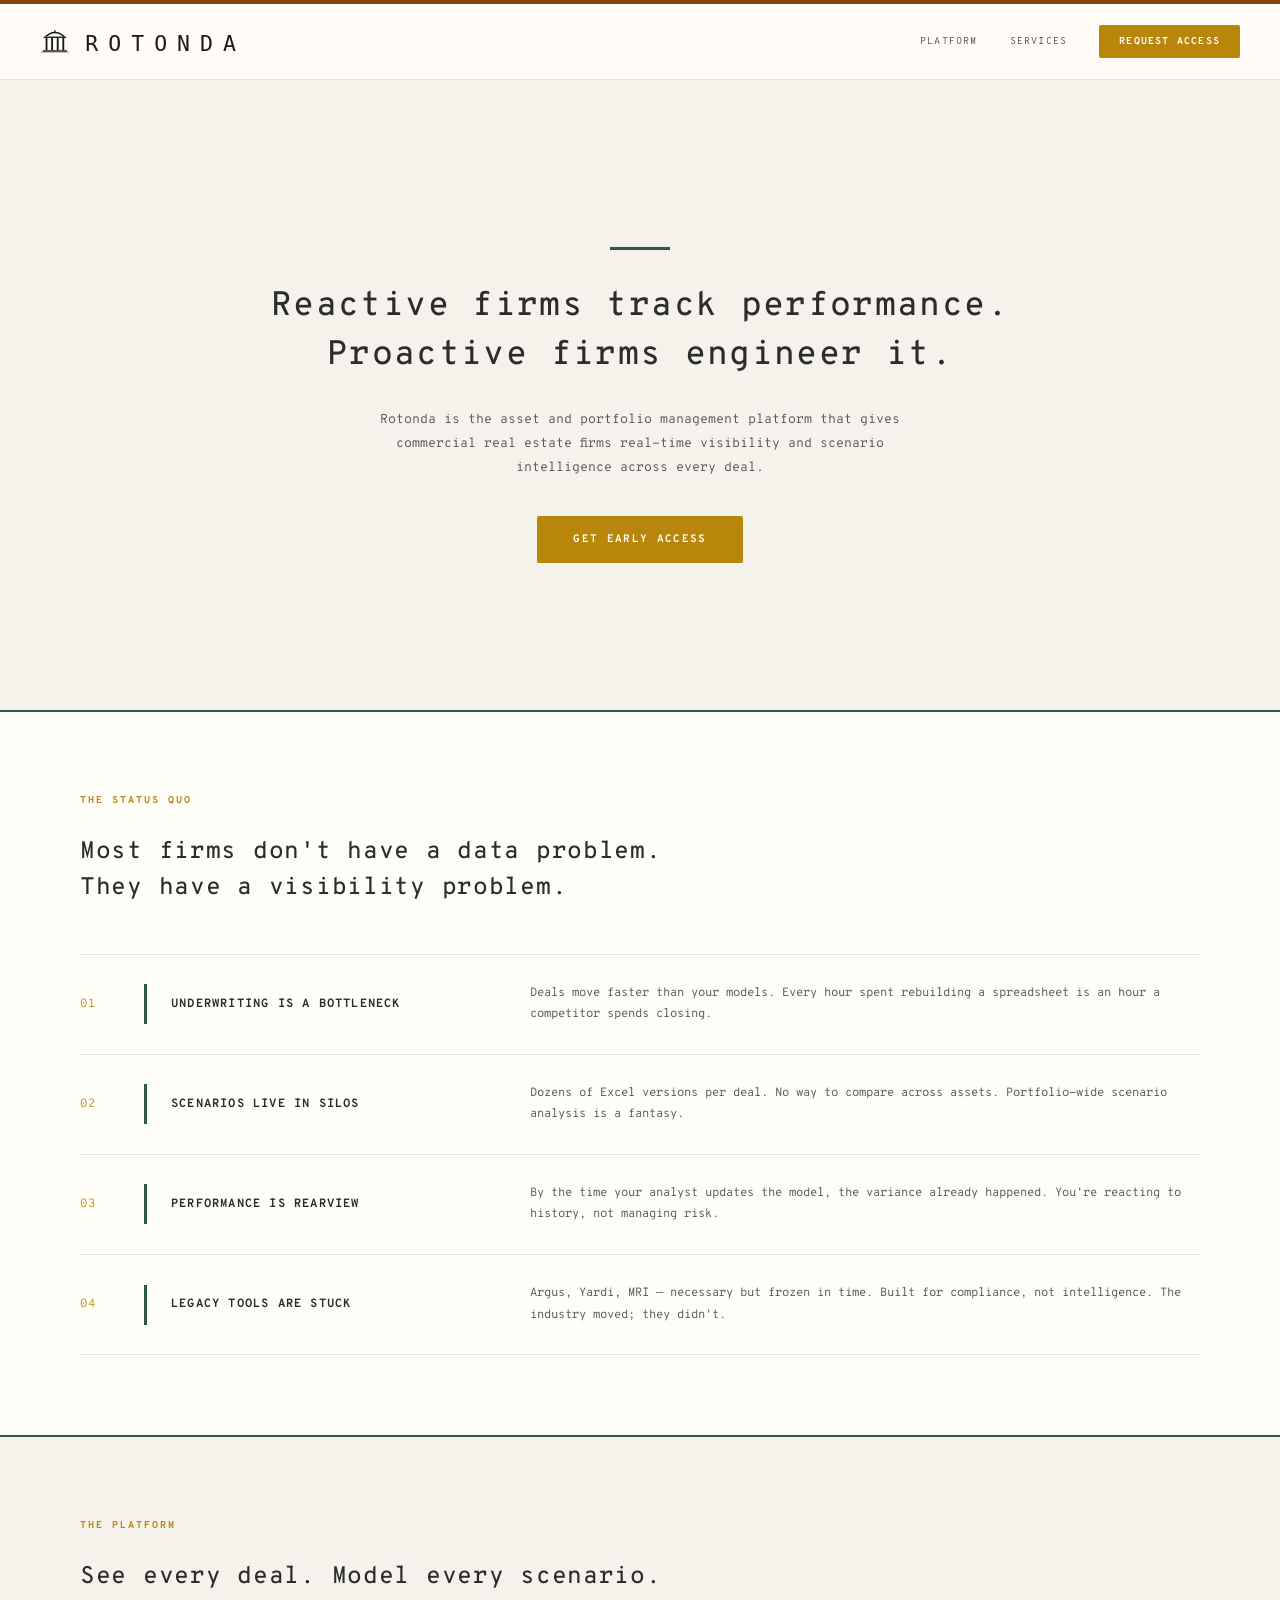
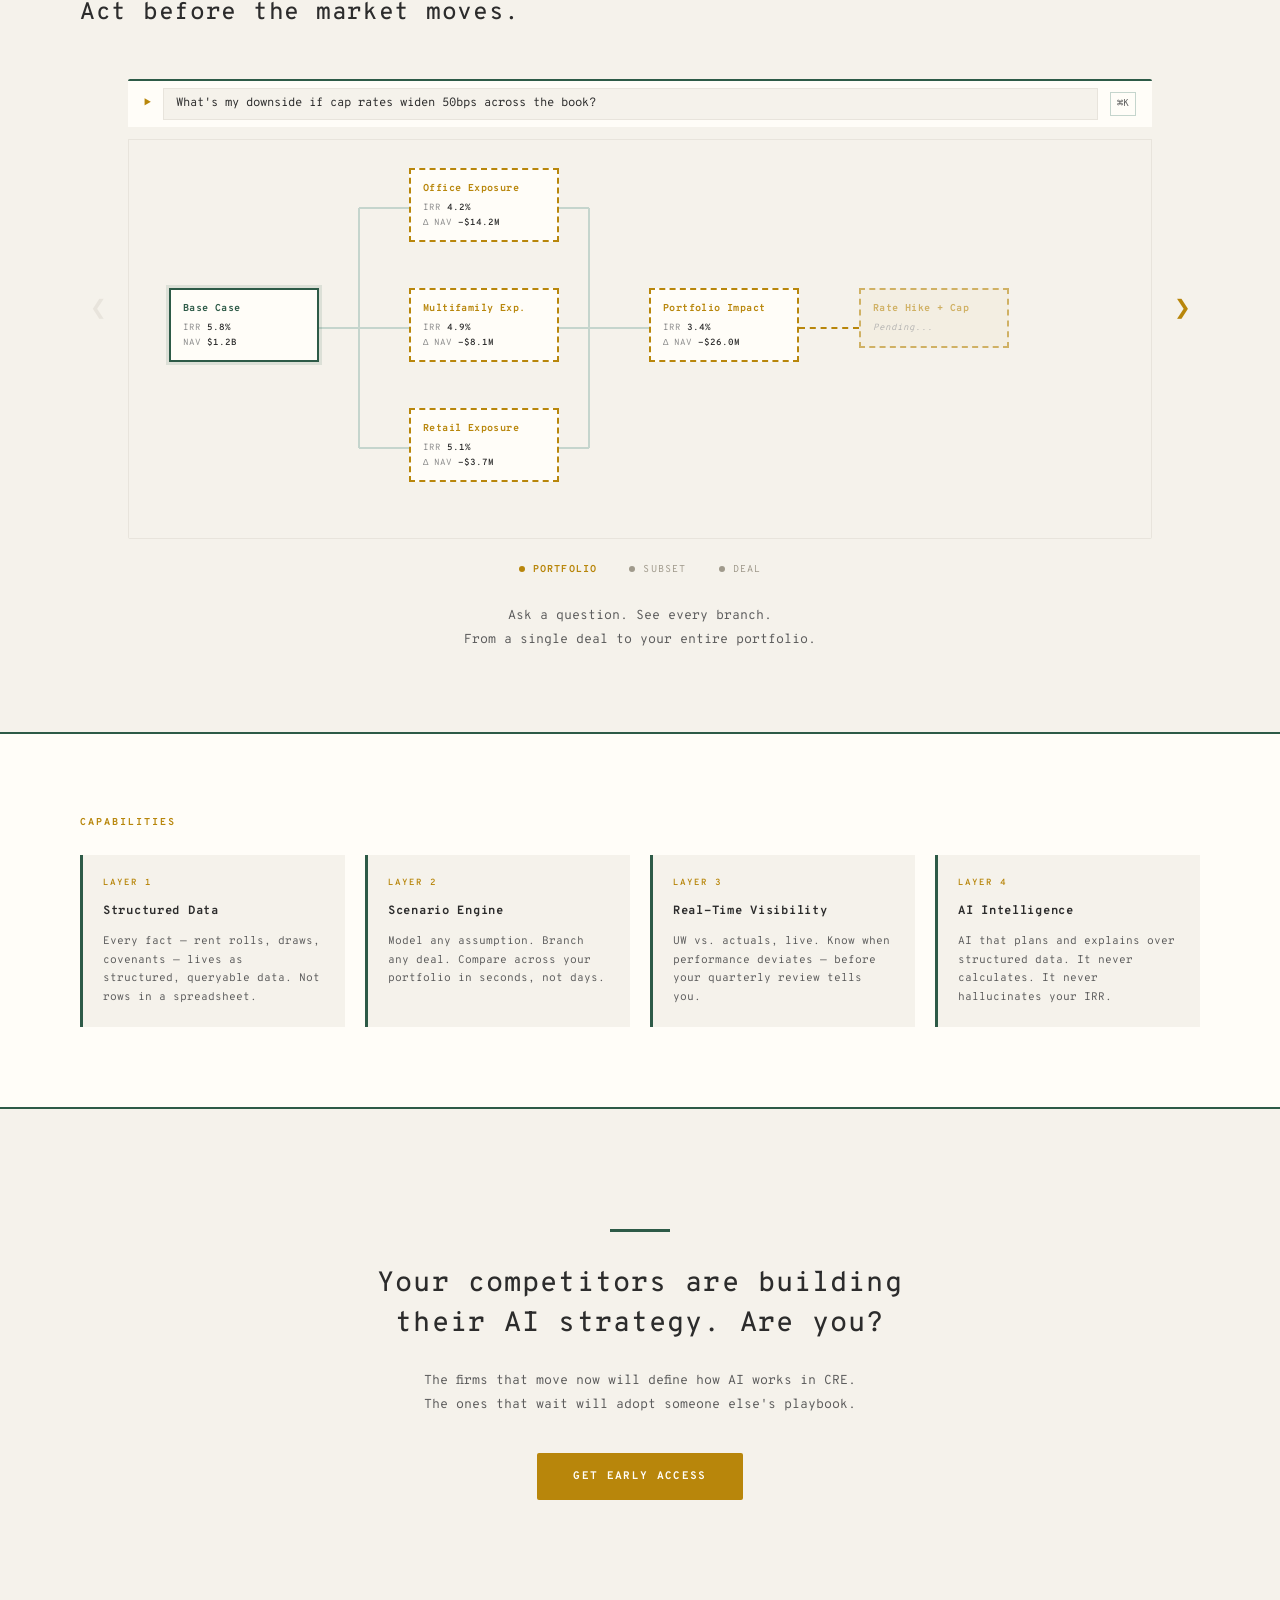
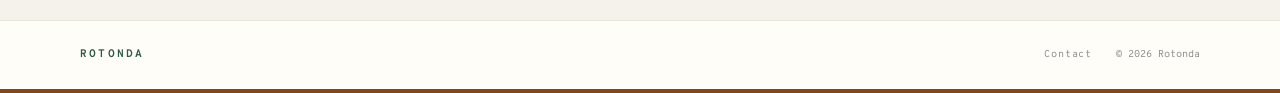
<file: index.html>
<!DOCTYPE html>
<html lang="en">
<head>
  <meta charset="UTF-8">
  <meta name="viewport" content="width=device-width, initial-scale=1.0">
  <title>Rotonda — AI-Native Asset & Portfolio Management for CRE</title>
  <link rel="icon" type="image/svg+xml" href="/favicon.svg">
  <link href="https://fonts.googleapis.com/css2?family=Overpass+Mono:wght@300;400;500;600;700&display=swap" rel="stylesheet">
  <link rel="stylesheet" href="style.css">
</head>
<body>

  <div class="binding-edge-top"></div>

  <nav class="nav">
    <a href="/" class="nav-logo">
      <img src="/img/logo.svg" alt="Rotonda">
    </a>
    <button class="nav-toggle" aria-label="Menu" onclick="document.querySelector('.nav-links').classList.toggle('open')">
      <span></span><span></span>
    </button>
    <div class="nav-links">
      <a href="/platform">Platform</a>
      <a href="/services">Services</a>
      <a href="/contact" class="nav-cta">Request Access</a>
    </div>
  </nav>

  <!-- HERO -->
  <section class="hero-home">
    <div class="hero-home-inner">
      <div class="hero-rule"></div>
      <h1>Reactive firms track performance.<br>Proactive firms engineer it.</h1>
      <p class="hero-home-sub">
        Rotonda is the asset and portfolio management platform
        that gives commercial real estate firms real-time visibility
        and scenario intelligence across every deal.
      </p>
      <a href="/contact" class="btn-primary">Get Early Access</a>
    </div>
  </section>

  <div class="divider-green"></div>

  <!-- PROBLEM -->
  <section class="section-problem">
    <div class="section-inner">
      <span class="section-label">The Status Quo</span>
      <h2 class="section-heading">Most firms don't have a data problem.<br>They have a visibility problem.</h2>

      <div class="problem-list">
        <div class="problem-row">
          <span class="problem-num">01</span>
          <div class="problem-accent"></div>
          <div class="problem-title">Underwriting is a bottleneck</div>
          <div class="problem-desc">Deals move faster than your models. Every hour spent rebuilding a spreadsheet is an hour a competitor spends closing.</div>
        </div>
        <div class="problem-row">
          <span class="problem-num">02</span>
          <div class="problem-accent"></div>
          <div class="problem-title">Scenarios live in silos</div>
          <div class="problem-desc">Dozens of Excel versions per deal. No way to compare across assets. Portfolio-wide scenario analysis is a fantasy.</div>
        </div>
        <div class="problem-row">
          <span class="problem-num">03</span>
          <div class="problem-accent"></div>
          <div class="problem-title">Performance is rearview</div>
          <div class="problem-desc">By the time your analyst updates the model, the variance already happened. You're reacting to history, not managing risk.</div>
        </div>
        <div class="problem-row">
          <span class="problem-num">04</span>
          <div class="problem-accent"></div>
          <div class="problem-title">Legacy tools are stuck</div>
          <div class="problem-desc">Argus, Yardi, MRI — necessary but frozen in time. Built for compliance, not intelligence. The industry moved; they didn't.</div>
        </div>
      </div>
    </div>
  </section>

  <div class="divider-green"></div>

  <!-- SCENARIO CAROUSEL -->
  <section class="section-scenarios">
    <div class="section-inner">
      <span class="section-label">The Platform</span>
      <h2 class="section-heading">See every deal. Model every scenario.<br>Act before the market moves.</h2>

      <div class="carousel">
        <button class="carousel-arrow carousel-prev" aria-label="Previous" disabled>&#10094;</button>
        <div class="carousel-viewport">
          <div class="carousel-track">

            <!-- SLIDE 1: PORTFOLIO -->
            <div class="carousel-slide" data-label="Portfolio">
              <div class="terminal-bar">
                <span class="terminal-chevron">▶</span>
                <div class="terminal-input">What's my downside if cap rates widen 50bps across the book?</div>
                <span class="terminal-shortcut">⌘K</span>
              </div>
              <div class="scenario-canvas">
                <!-- Connectors: Base → left trunk -->
                <div class="connector-h" style="left:190px;top:187px;width:40px;"></div>
                <!-- Vertical left trunk -->
                <div class="connector-v" style="left:229px;top:68px;height:240px;"></div>
                <!-- Left trunk → branches -->
                <div class="connector-h" style="left:230px;top:67px;width:50px;"></div>
                <div class="connector-h" style="left:230px;top:187px;width:50px;"></div>
                <div class="connector-h" style="left:230px;top:307px;width:50px;"></div>
                <!-- Branches → right trunk -->
                <div class="connector-h" style="left:430px;top:67px;width:30px;"></div>
                <div class="connector-h" style="left:430px;top:187px;width:30px;"></div>
                <div class="connector-h" style="left:430px;top:307px;width:30px;"></div>
                <!-- Vertical right trunk -->
                <div class="connector-v" style="left:459px;top:68px;height:240px;"></div>
                <!-- Right trunk → rollup -->
                <div class="connector-h" style="left:460px;top:187px;width:60px;"></div>
                <!-- Rollup → ghost (dashed) -->
                <div class="connector-h connector-dashed" style="left:670px;top:187px;width:60px;"></div>

                <div class="scenario-node node-base" style="left:40px;top:148px;">
                  <div class="node-title">Base Case</div>
                  <div class="node-metric"><span>IRR</span> <strong>5.8%</strong></div>
                  <div class="node-metric"><span>NAV</span> <strong>$1.2B</strong></div>
                </div>
                <div class="scenario-node node-sensitivity" style="left:280px;top:28px;">
                  <div class="node-title">Office Exposure</div>
                  <div class="node-metric"><span>IRR</span> <strong>4.2%</strong></div>
                  <div class="node-metric"><span>Δ NAV</span> <strong>-$14.2M</strong></div>
                </div>
                <div class="scenario-node node-sensitivity" style="left:280px;top:148px;">
                  <div class="node-title">Multifamily Exp.</div>
                  <div class="node-metric"><span>IRR</span> <strong>4.9%</strong></div>
                  <div class="node-metric"><span>Δ NAV</span> <strong>-$8.1M</strong></div>
                </div>
                <div class="scenario-node node-sensitivity" style="left:280px;top:268px;">
                  <div class="node-title">Retail Exposure</div>
                  <div class="node-metric"><span>IRR</span> <strong>5.1%</strong></div>
                  <div class="node-metric"><span>Δ NAV</span> <strong>-$3.7M</strong></div>
                </div>
                <div class="scenario-node node-sensitivity" style="left:520px;top:148px;">
                  <div class="node-title">Portfolio Impact</div>
                  <div class="node-metric"><span>IRR</span> <strong>3.4%</strong></div>
                  <div class="node-metric"><span>Δ NAV</span> <strong>-$26.0M</strong></div>
                </div>
                <div class="scenario-node node-ghost" style="left:730px;top:148px;">
                  <div class="node-title">Rate Hike + Cap</div>
                  <div class="node-metric"><em>Pending...</em></div>
                </div>
              </div>
            </div>

            <!-- SLIDE 2: SUBSET -->
            <div class="carousel-slide" data-label="Subset">
              <div class="terminal-bar">
                <span class="terminal-chevron">▶</span>
                <div class="terminal-input">How exposed am I in the Southeast if rates hold at 5.5%?</div>
                <span class="terminal-shortcut">⌘K</span>
              </div>
              <div class="scenario-canvas">
                <!-- Connectors: Base → left trunk -->
                <div class="connector-h" style="left:190px;top:187px;width:40px;"></div>
                <!-- Vertical left trunk -->
                <div class="connector-v" style="left:229px;top:68px;height:240px;"></div>
                <!-- Left trunk → asset branches -->
                <div class="connector-h" style="left:230px;top:67px;width:50px;"></div>
                <div class="connector-h" style="left:230px;top:187px;width:50px;"></div>
                <div class="connector-h" style="left:230px;top:307px;width:50px;"></div>
                <!-- Assets → rate impact nodes -->
                <div class="connector-h" style="left:430px;top:67px;width:90px;"></div>
                <div class="connector-h" style="left:430px;top:187px;width:90px;"></div>
                <div class="connector-h" style="left:430px;top:307px;width:90px;"></div>

                <div class="scenario-node node-base" style="left:40px;top:148px;">
                  <div class="node-title">SE Multifamily</div>
                  <div class="node-metric"><span>Assets</span> <strong>4</strong></div>
                  <div class="node-metric"><span>AUM</span> <strong>$380M</strong></div>
                </div>
                <div class="scenario-node node-sensitivity" style="left:280px;top:28px;">
                  <div class="node-title">Arden Place</div>
                  <div class="node-metric"><span>IRR</span> <strong>4.8%</strong></div>
                  <div class="node-metric"><span>Nashville</span> <strong>220 units</strong></div>
                </div>
                <div class="scenario-node node-sensitivity" style="left:280px;top:148px;">
                  <div class="node-title">Magnolia Gardens</div>
                  <div class="node-metric"><span>IRR</span> <strong>5.1%</strong></div>
                  <div class="node-metric"><span>Atlanta</span> <strong>180 units</strong></div>
                </div>
                <div class="scenario-node node-sensitivity" style="left:280px;top:268px;">
                  <div class="node-title">Cypress Landing</div>
                  <div class="node-metric"><span>IRR</span> <strong>3.9%</strong></div>
                  <div class="node-metric"><span>Charlotte</span> <strong>310 units</strong></div>
                </div>
                <div class="scenario-node node-sensitivity" style="left:520px;top:28px;">
                  <div class="node-title">Rate Impact</div>
                  <div class="node-metric"><span>Δ IRR</span> <strong>-0.6%</strong></div>
                  <div class="node-metric"><span>Δ DS</span> <strong>+$180K/yr</strong></div>
                </div>
                <div class="scenario-node node-sensitivity" style="left:520px;top:148px;">
                  <div class="node-title">Rate Impact</div>
                  <div class="node-metric"><span>Δ IRR</span> <strong>-0.4%</strong></div>
                  <div class="node-metric"><span>Δ DS</span> <strong>+$120K/yr</strong></div>
                </div>
                <div class="scenario-node node-sensitivity" style="left:520px;top:268px;">
                  <div class="node-title">Rate Impact</div>
                  <div class="node-metric"><span>Δ IRR</span> <strong>-0.9%</strong></div>
                  <div class="node-metric"><span>Δ DS</span> <strong>+$240K/yr</strong></div>
                </div>
              </div>
            </div>

            <!-- SLIDE 3: DEAL -->
            <div class="carousel-slide" data-label="Deal">
              <div class="terminal-bar">
                <span class="terminal-chevron">▶</span>
                <div class="terminal-input">What's my IRR if the anchor lease doesn't renew at 245 Commerce?</div>
                <span class="terminal-shortcut">⌘K</span>
              </div>
              <div class="scenario-canvas">
                <!-- Connectors: Base → left trunk -->
                <div class="connector-h" style="left:190px;top:187px;width:25px;"></div>
                <!-- Vertical left trunk -->
                <div class="connector-v" style="left:214px;top:58px;height:240px;"></div>
                <!-- Left trunk → scenario branches -->
                <div class="connector-h" style="left:215px;top:57px;width:60px;"></div>
                <div class="connector-h" style="left:215px;top:187px;width:60px;"></div>
                <div class="connector-h" style="left:215px;top:297px;width:60px;"></div>
                <!-- Vacates → sub-junction -->
                <div class="connector-h" style="left:425px;top:297px;width:30px;"></div>
                <!-- Sub vertical trunk -->
                <div class="connector-v" style="left:454px;top:258px;height:90px;"></div>
                <!-- Sub branches -->
                <div class="connector-h" style="left:455px;top:257px;width:65px;"></div>
                <div class="connector-h" style="left:455px;top:347px;width:65px;"></div>
                <!-- Ghost dashed -->
                <div class="connector-h connector-dashed" style="left:670px;top:257px;width:60px;"></div>

                <div class="scenario-node node-base" style="left:40px;top:148px;">
                  <div class="node-title">245 Commerce</div>
                  <div class="node-metric"><span>IRR</span> <strong>6.2%</strong></div>
                  <div class="node-metric"><span>Value</span> <strong>$42.5M</strong></div>
                </div>
                <div class="scenario-node node-sensitivity" style="left:275px;top:18px;">
                  <div class="node-title">Renews at Market</div>
                  <div class="node-metric"><span>IRR</span> <strong>6.2%</strong></div>
                  <div class="node-metric"><span>Term</span> <strong>10yr NNN</strong></div>
                </div>
                <div class="scenario-node node-sensitivity" style="left:275px;top:148px;">
                  <div class="node-title">Renews Below</div>
                  <div class="node-metric"><span>IRR</span> <strong>5.1%</strong></div>
                  <div class="node-metric"><span>Conc.</span> <strong>15% rent</strong></div>
                </div>
                <div class="scenario-node node-sensitivity" style="left:275px;top:258px;">
                  <div class="node-title">Vacates</div>
                  <div class="node-metric"><span>IRR</span> <strong>3.4%</strong></div>
                  <div class="node-metric"><span>Down</span> <strong>12mo</strong></div>
                </div>
                <div class="scenario-node node-sensitivity" style="left:520px;top:218px;">
                  <div class="node-title">Backfill 6mo</div>
                  <div class="node-metric"><span>IRR</span> <strong>4.1%</strong></div>
                  <div class="node-metric"><span>Rate</span> <strong>90% mkt</strong></div>
                </div>
                <div class="scenario-node node-sensitivity" style="left:520px;top:308px;">
                  <div class="node-title">Backfill 18mo</div>
                  <div class="node-metric"><span>IRR</span> <strong>2.2%</strong></div>
                  <div class="node-metric"><span>TI/LC</span> <strong>$45/sf</strong></div>
                </div>
                <div class="scenario-node node-ghost" style="left:730px;top:218px;">
                  <div class="node-title">Anchor Loss +<br>Rate Hike</div>
                  <div class="node-metric"><em>Pending...</em></div>
                </div>
              </div>
            </div>

          </div>
        </div>
        <button class="carousel-arrow carousel-next" aria-label="Next">&#10095;</button>
      </div>

      <div class="carousel-indicators">
        <button class="carousel-dot active" data-index="0">
          <span class="dot"></span> Portfolio
        </button>
        <button class="carousel-dot" data-index="1">
          <span class="dot"></span> Subset
        </button>
        <button class="carousel-dot" data-index="2">
          <span class="dot"></span> Deal
        </button>
      </div>

      <p class="carousel-caption">
        Ask a question. See every branch.<br>
        From a single deal to your entire portfolio.
      </p>
    </div>
  </section>

  <div class="divider-green"></div>

  <!-- CAPABILITIES -->
  <section class="section-capabilities">
    <div class="section-inner">
      <span class="section-label">Capabilities</span>
      <div class="cap-grid">
        <div class="cap-card">
          <span class="cap-layer">Layer 1</span>
          <strong>Structured Data</strong>
          <p>Every fact — rent rolls, draws, covenants — lives as structured, queryable data. Not rows in a spreadsheet.</p>
        </div>
        <div class="cap-card">
          <span class="cap-layer">Layer 2</span>
          <strong>Scenario Engine</strong>
          <p>Model any assumption. Branch any deal. Compare across your portfolio in seconds, not days.</p>
        </div>
        <div class="cap-card">
          <span class="cap-layer">Layer 3</span>
          <strong>Real-Time Visibility</strong>
          <p>UW vs. actuals, live. Know when performance deviates — before your quarterly review tells you.</p>
        </div>
        <div class="cap-card">
          <span class="cap-layer">Layer 4</span>
          <strong>AI Intelligence</strong>
          <p>AI that plans and explains over structured data. It never calculates. It never hallucinates your IRR.</p>
        </div>
      </div>
    </div>
  </section>

  <div class="divider-green"></div>

  <!-- CTA -->
  <section class="section-cta">
    <div class="section-inner" style="text-align:center;">
      <div class="hero-rule"></div>
      <h2 class="cta-headline">Your competitors are building<br>their AI strategy. Are you?</h2>
      <p class="cta-sub">
        The firms that move now will define how AI works in CRE.<br>
        The ones that wait will adopt someone else's playbook.
      </p>
      <a href="/contact" class="btn-primary">Get Early Access</a>
    </div>
  </section>

  <!-- FOOTER -->
  <footer class="footer-home">
    <div class="footer-inner">
      <span class="footer-logo">ROTONDA</span>
      <div class="footer-links">
        <a href="/contact">Contact</a>
        <span>© 2026 Rotonda</span>
      </div>
    </div>
  </footer>

  <div class="binding-edge-bottom"></div>

  <script>
    const track = document.querySelector('.carousel-track');
    const slides = document.querySelectorAll('.carousel-slide');
    const dots = document.querySelectorAll('.carousel-dot');
    const prev = document.querySelector('.carousel-prev');
    const next = document.querySelector('.carousel-next');
    let current = 0;

    function goTo(index) {
      current = index;
      track.style.transform = `translateX(-${current * 100}%)`;
      dots.forEach((d, i) => d.classList.toggle('active', i === current));
      prev.disabled = current === 0;
      next.disabled = current === slides.length - 1;
    }

    prev.addEventListener('click', () => { if (current > 0) goTo(current - 1); });
    next.addEventListener('click', () => { if (current < slides.length - 1) goTo(current + 1); });
    dots.forEach(d => d.addEventListener('click', () => goTo(parseInt(d.dataset.index))));
  </script>

</body>
</html>
</file>
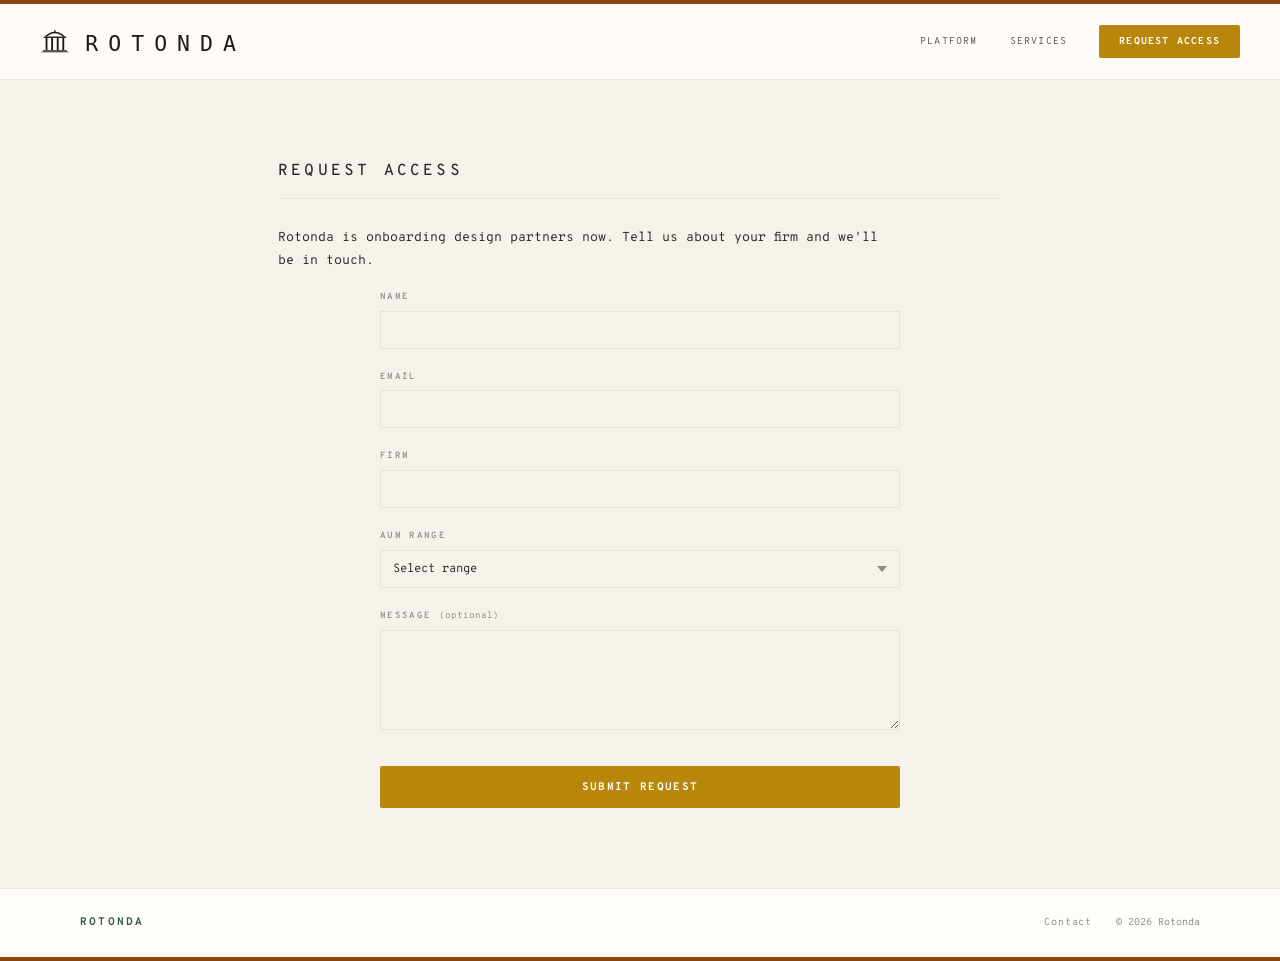
<file: contact.html>
<!DOCTYPE html>
<html lang="en">
<head>
  <meta charset="UTF-8">
  <meta name="viewport" content="width=device-width, initial-scale=1.0">
  <title>Rotonda — Request Access</title>
  <link rel="icon" type="image/svg+xml" href="/favicon.svg">
  <link href="https://fonts.googleapis.com/css2?family=Overpass+Mono:wght@300;400;500;600;700&display=swap" rel="stylesheet">
  <link rel="stylesheet" href="style.css">
</head>
<body>

  <div class="binding-edge-top"></div>

  <nav class="nav">
    <a href="/" class="nav-logo">
      <img src="/img/logo.svg" alt="Rotonda">
    </a>
    <button class="nav-toggle" aria-label="Menu" onclick="document.querySelector('.nav-links').classList.toggle('open')">
      <span></span><span></span>
    </button>
    <div class="nav-links">
      <a href="/platform">Platform</a>
      <a href="/services">Services</a>
      <a href="/contact" class="nav-cta active">Request Access</a>
    </div>
  </nav>

  <section class="page" style="padding-top: 80px;">
    <h2>Request Access</h2>
    <div class="rule"></div>

    <p class="section-intro">
      Rotonda is onboarding design partners now. Tell us about your firm
      and we'll be in touch.
    </p>

    <div id="success-msg" class="success-message" style="display:none;">
      <p style="font-weight:600;font-size:14px;color:var(--green);margin-bottom:12px;">Request received.</p>
      <p style="color:var(--ink-medium);">We'll be in touch shortly.</p>
    </div>

    <form id="access-form" class="contact-form" action="/api/contact" method="POST">
      <div class="form-group">
        <label for="name">Name</label>
        <input type="text" id="name" name="name" required>
      </div>
      <div class="form-group">
        <label for="email">Email</label>
        <input type="email" id="email" name="email" required>
      </div>
      <div class="form-group">
        <label for="firm">Firm</label>
        <input type="text" id="firm" name="firm" required>
      </div>
      <div class="form-group">
        <label for="aum">AUM Range</label>
        <select id="aum" name="aum" required>
          <option value="" disabled selected>Select range</option>
          <option value="<$500M">&lt;$500M</option>
          <option value="$500M-$1B">$500M - $1B</option>
          <option value="$1B-$5B">$1B - $5B</option>
          <option value="$5B-$10B">$5B - $10B</option>
          <option value="$10B+">$10B+</option>
        </select>
      </div>
      <div class="form-group">
        <label for="message">Message <span style="font-weight:400;text-transform:none;letter-spacing:0;">(optional)</span></label>
        <textarea id="message" name="message"></textarea>
      </div>
      <button type="submit" class="btn-primary">Submit Request</button>
    </form>

    <script>
      if (new URLSearchParams(window.location.search).has('submitted')) {
        document.getElementById('access-form').style.display = 'none';
        document.getElementById('success-msg').style.display = 'block';
        history.replaceState(null, '', '/contact');
      }
    </script>
  </section>

  <footer class="footer-home">
    <div class="footer-inner">
      <span class="footer-logo">ROTONDA</span>
      <div class="footer-links">
        <a href="/contact">Contact</a>
        <span>© 2026 Rotonda</span>
      </div>
    </div>
  </footer>
  <div class="binding-edge-bottom"></div>

</body>
</html>
</file>
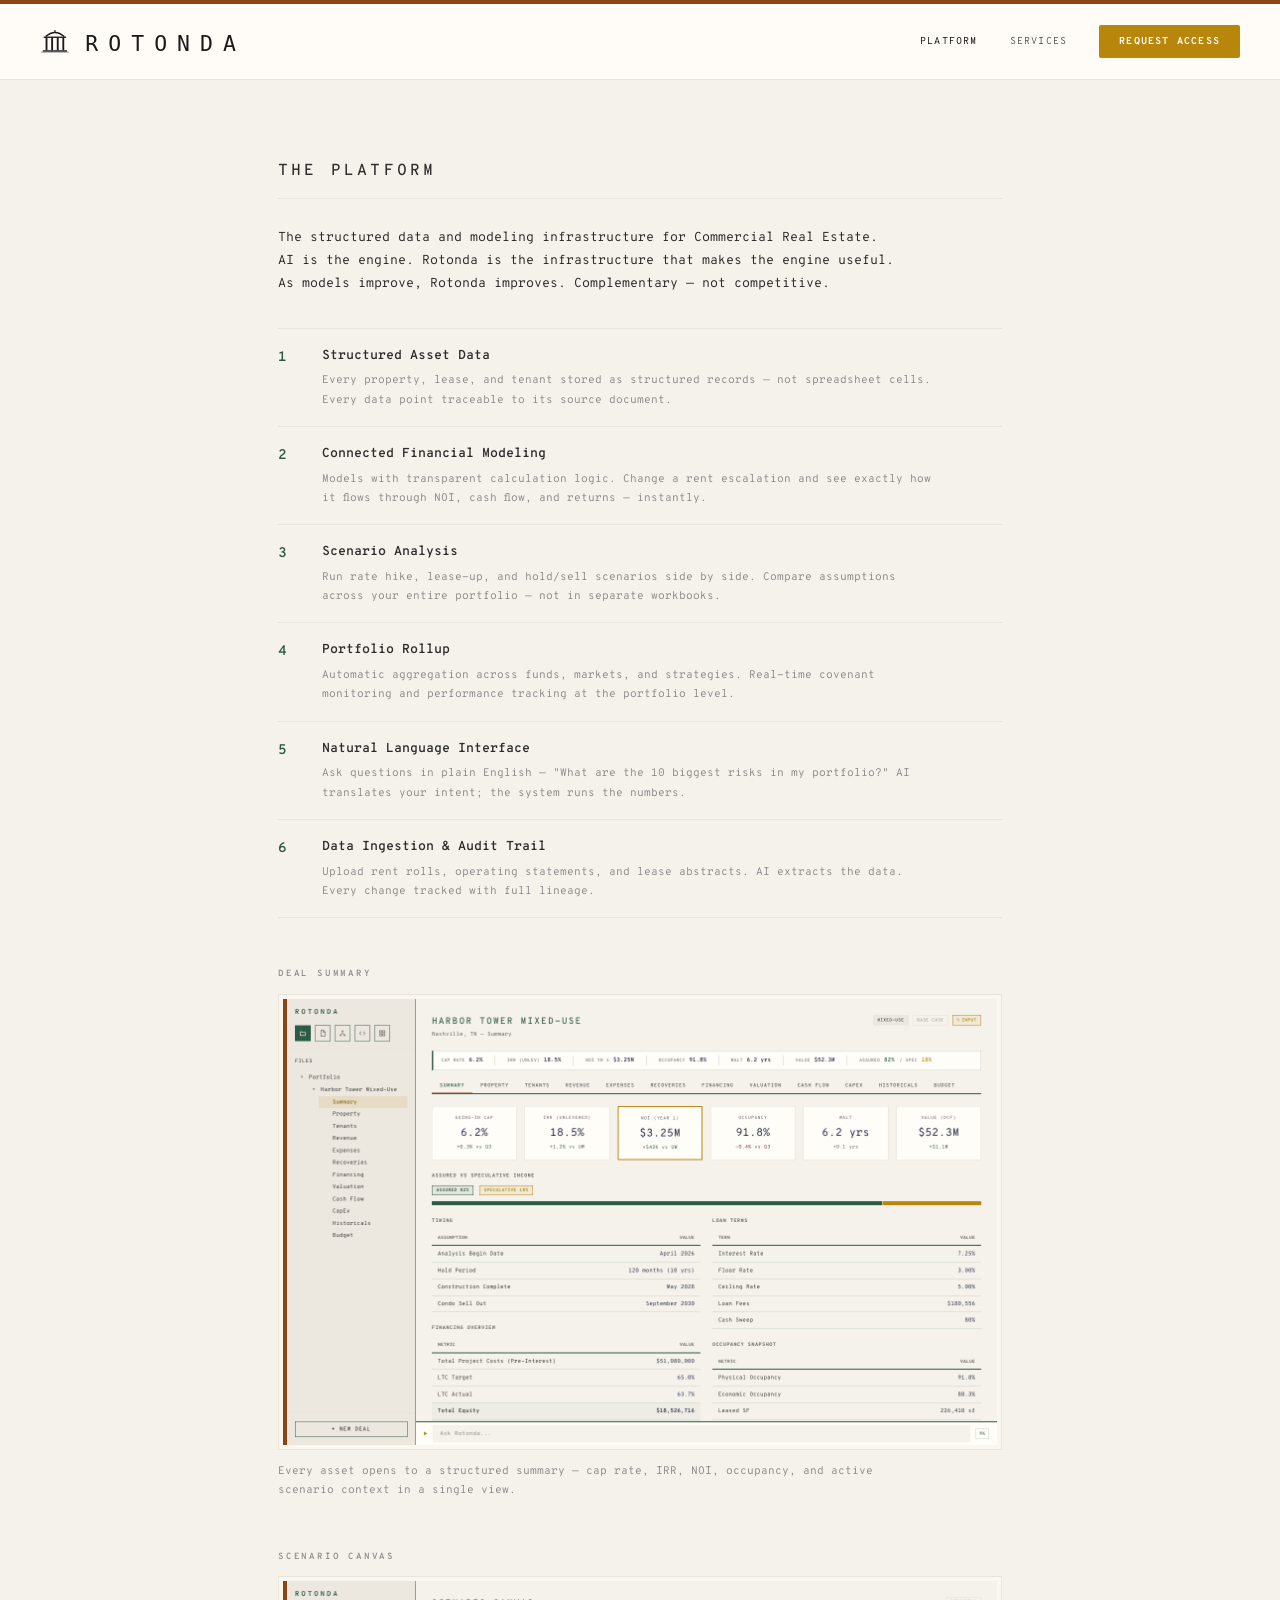
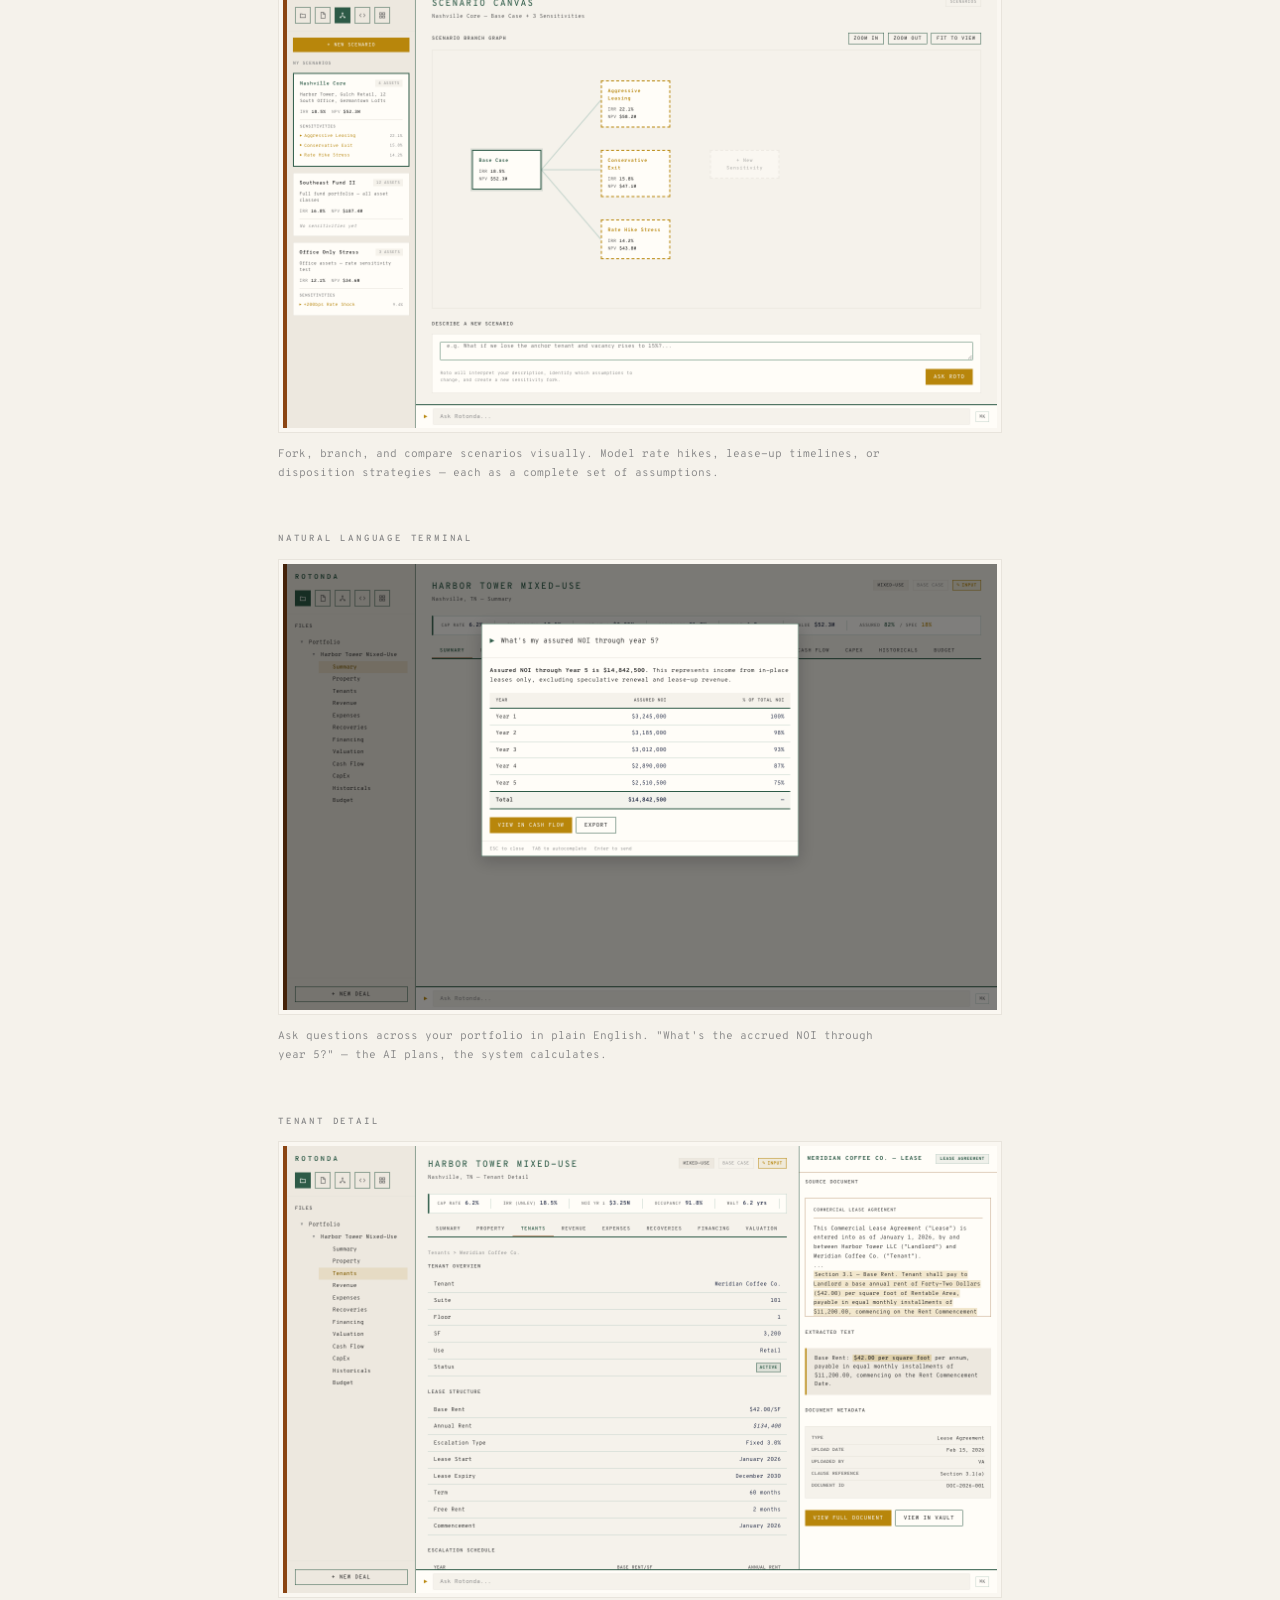
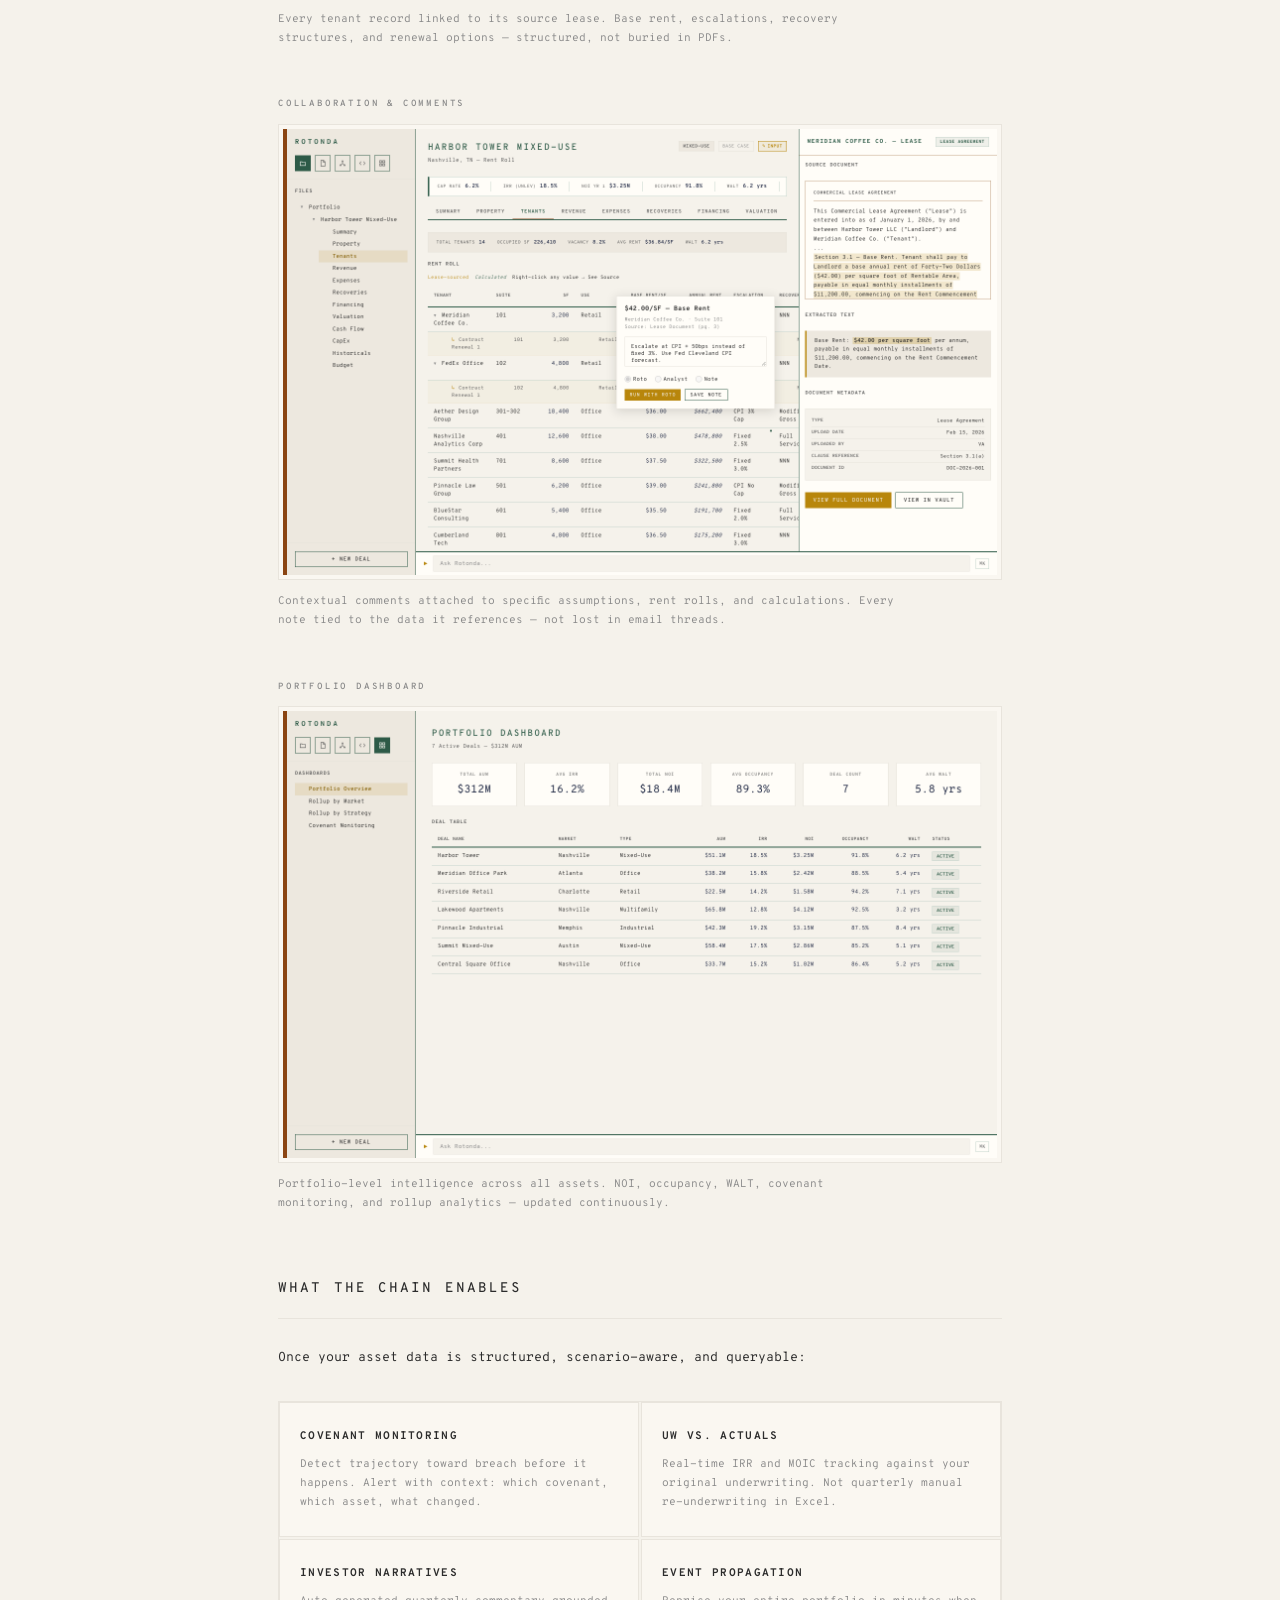
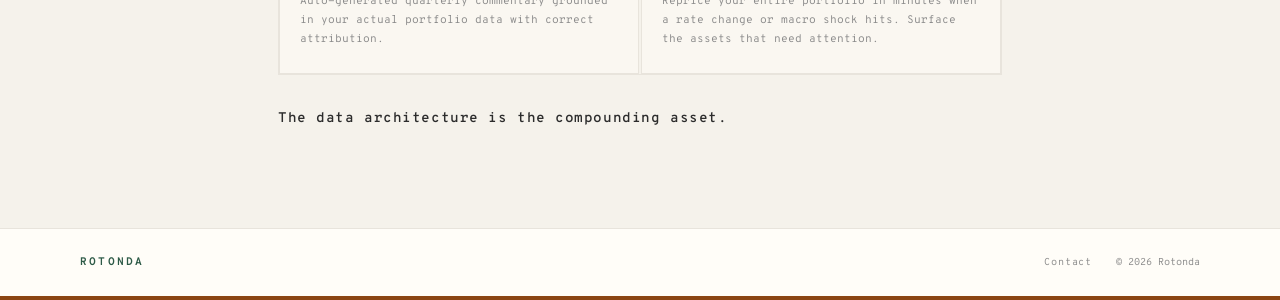
<file: platform.html>
<!DOCTYPE html>
<html lang="en">
<head>
  <meta charset="UTF-8">
  <meta name="viewport" content="width=device-width, initial-scale=1.0">
  <title>Rotonda — Platform</title>
  <link rel="icon" type="image/svg+xml" href="/favicon.svg">
  <link href="https://fonts.googleapis.com/css2?family=Overpass+Mono:wght@300;400;500;600;700&display=swap" rel="stylesheet">
  <link rel="stylesheet" href="style.css">
</head>
<body>

  <div class="binding-edge-top"></div>

  <nav class="nav">
    <a href="/" class="nav-logo">
      <img src="/img/logo.svg" alt="Rotonda">
    </a>
    <button class="nav-toggle" aria-label="Menu" onclick="document.querySelector('.nav-links').classList.toggle('open')">
      <span></span><span></span>
    </button>
    <div class="nav-links">
      <a href="/platform" class="active">Platform</a>
      <a href="/services">Services</a>
      <a href="/contact" class="nav-cta">Request Access</a>
    </div>
  </nav>

  <section class="page" style="padding-top: 80px;">
    <h2>The Platform</h2>
    <div class="rule"></div>

    <p class="section-intro">
      The structured data and modeling infrastructure for Commercial Real Estate.
      AI is the engine. Rotonda is the infrastructure that makes the engine useful.
      As models improve, Rotonda improves. Complementary — not competitive.
    </p>

    <div class="layers-list">
      <div class="layer">
        <span class="layer-num">1</span>
        <div>
          <strong>Structured Asset Data</strong>
          <p>Every property, lease, and tenant stored as structured records — not spreadsheet cells. Every data point traceable to its source document.</p>
        </div>
      </div>
      <div class="layer">
        <span class="layer-num">2</span>
        <div>
          <strong>Connected Financial Modeling</strong>
          <p>Models with transparent calculation logic. Change a rent escalation and see exactly how it flows through NOI, cash flow, and returns — instantly.</p>
        </div>
      </div>
      <div class="layer">
        <span class="layer-num">3</span>
        <div>
          <strong>Scenario Analysis</strong>
          <p>Run rate hike, lease-up, and hold/sell scenarios side by side. Compare assumptions across your entire portfolio — not in separate workbooks.</p>
        </div>
      </div>
      <div class="layer">
        <span class="layer-num">4</span>
        <div>
          <strong>Portfolio Rollup</strong>
          <p>Automatic aggregation across funds, markets, and strategies. Real-time covenant monitoring and performance tracking at the portfolio level.</p>
        </div>
      </div>
      <div class="layer">
        <span class="layer-num">5</span>
        <div>
          <strong>Natural Language Interface</strong>
          <p>Ask questions in plain English — "What are the 10 biggest risks in my portfolio?" AI translates your intent; the system runs the numbers.</p>
        </div>
      </div>
      <div class="layer">
        <span class="layer-num">6</span>
        <div>
          <strong>Data Ingestion & Audit Trail</strong>
          <p>Upload rent rolls, operating statements, and lease abstracts. AI extracts the data. Every change tracked with full lineage.</p>
        </div>
      </div>
    </div>

    <!-- DESIGN: Deal Summary -->
    <div class="design-showcase">
      <div class="design-label">Deal Summary</div>
      <div class="design-frame" onclick="this.classList.toggle('expanded')">
        <img src="img/deal-summary.png" alt="Deal summary view showing KPI strip, property details, and financial metrics">
      </div>
      <p class="design-caption">
        Every asset opens to a structured summary — cap rate, IRR, NOI, occupancy,
        and active scenario context in a single view.
      </p>
    </div>

    <!-- DESIGN: Scenario Canvas -->
    <div class="design-showcase">
      <div class="design-label">Scenario Canvas</div>
      <div class="design-frame" onclick="this.classList.toggle('expanded')">
        <img src="img/scenario-canvas.png" alt="Scenario canvas with branching scenario nodes">
      </div>
      <p class="design-caption">
        Fork, branch, and compare scenarios visually. Model rate hikes, lease-up
        timelines, or disposition strategies — each as a complete set of assumptions.
      </p>
    </div>

    <!-- DESIGN: Terminal -->
    <div class="design-showcase">
      <div class="design-label">Natural Language Terminal</div>
      <div class="design-frame" onclick="this.classList.toggle('expanded')">
        <img src="img/terminal-query.png" alt="Natural language query terminal showing NOI analysis">
      </div>
      <p class="design-caption">
        Ask questions across your portfolio in plain English. "What's the accrued NOI
        through year 5?" — the AI plans, the system calculates.
      </p>
    </div>

    <!-- DESIGN: Tenant Detail -->
    <div class="design-showcase">
      <div class="design-label">Tenant Detail</div>
      <div class="design-frame" onclick="this.classList.toggle('expanded')">
        <img src="img/tenant-detail.png" alt="Tenant detail view with lease structure and document provenance">
      </div>
      <p class="design-caption">
        Every tenant record linked to its source lease. Base rent, escalations,
        recovery structures, and renewal options — structured, not buried in PDFs.
      </p>
    </div>

    <!-- DESIGN: Comments -->
    <div class="design-showcase">
      <div class="design-label">Collaboration & Comments</div>
      <div class="design-frame" onclick="this.classList.toggle('expanded')">
        <img src="img/comment-card.png" alt="Comment card with document provenance and inline collaboration">
      </div>
      <p class="design-caption">
        Contextual comments attached to specific assumptions, rent rolls, and calculations.
        Every note tied to the data it references — not lost in email threads.
      </p>
    </div>

    <!-- DESIGN: Portfolio Dashboard -->
    <div class="design-showcase">
      <div class="design-label">Portfolio Dashboard</div>
      <div class="design-frame" onclick="this.classList.toggle('expanded')">
        <img src="img/portfolio-dashboard.png" alt="Portfolio dashboard with KPI strip and asset table">
      </div>
      <p class="design-caption">
        Portfolio-level intelligence across all assets. NOI, occupancy, WALT,
        covenant monitoring, and rollup analytics — updated continuously.
      </p>
    </div>

    <!-- What the chain enables -->
    <h3 class="subsection-heading">What the Chain Enables</h3>
    <div class="rule"></div>

    <p>Once your asset data is structured, scenario-aware, and queryable:</p>

    <div class="enables-grid">
      <div class="enables-card">
        <strong>Covenant Monitoring</strong>
        <p>Detect trajectory toward breach before it happens. Alert with context: which covenant, which asset, what changed.</p>
      </div>
      <div class="enables-card">
        <strong>UW vs. Actuals</strong>
        <p>Real-time IRR and MOIC tracking against your original underwriting. Not quarterly manual re-underwriting in Excel.</p>
      </div>
      <div class="enables-card">
        <strong>Investor Narratives</strong>
        <p>Auto-generated quarterly commentary grounded in your actual portfolio data with correct attribution.</p>
      </div>
      <div class="enables-card">
        <strong>Event Propagation</strong>
        <p>Reprice your entire portfolio in minutes when a rate change or macro shock hits. Surface the assets that need attention.</p>
      </div>
    </div>

    <p class="bold-statement">
      The data architecture is the compounding asset.
    </p>
  </section>

  <footer class="footer-home">
    <div class="footer-inner">
      <span class="footer-logo">ROTONDA</span>
      <div class="footer-links">
        <a href="/contact">Contact</a>
        <span>© 2026 Rotonda</span>
      </div>
    </div>
  </footer>
  <div class="binding-edge-bottom"></div>

</body>
</html>
</file>
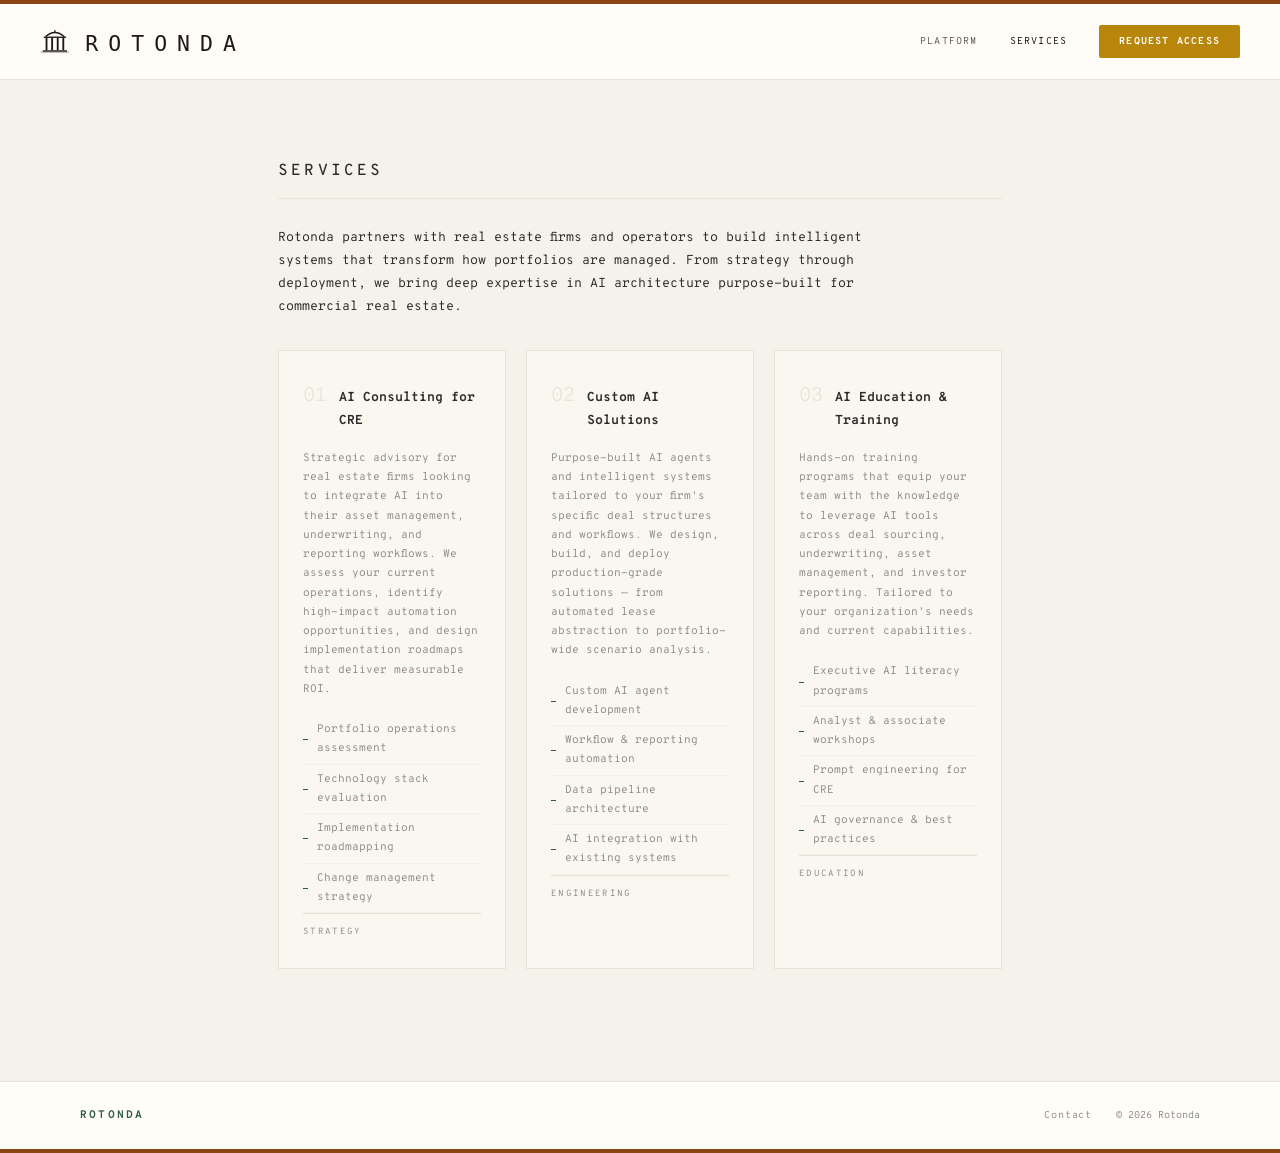
<file: services.html>
<!DOCTYPE html>
<html lang="en">
<head>
  <meta charset="UTF-8">
  <meta name="viewport" content="width=device-width, initial-scale=1.0">
  <title>Rotonda — Services</title>
  <link rel="icon" type="image/svg+xml" href="/favicon.svg">
  <link href="https://fonts.googleapis.com/css2?family=Overpass+Mono:wght@300;400;500;600;700&display=swap" rel="stylesheet">
  <link rel="stylesheet" href="style.css">
</head>
<body>

  <div class="binding-edge-top"></div>

  <nav class="nav">
    <a href="/" class="nav-logo">
      <img src="/img/logo.svg" alt="Rotonda">
    </a>
    <button class="nav-toggle" aria-label="Menu" onclick="document.querySelector('.nav-links').classList.toggle('open')">
      <span></span><span></span>
    </button>
    <div class="nav-links">
      <a href="/platform">Platform</a>
      <a href="/services" class="active">Services</a>
      <a href="/contact" class="nav-cta">Request Access</a>
    </div>
  </nav>

  <section class="page" style="padding-top: 80px;">
    <h2>Services</h2>
    <div class="rule"></div>

    <p class="section-intro">
      Rotonda partners with real estate firms and operators to build intelligent
      systems that transform how portfolios are managed. From strategy through
      deployment, we bring deep expertise in AI architecture purpose-built for
      commercial real estate.
    </p>

    <div class="services-grid">

      <div class="service-card">
        <div class="service-header">
          <span class="service-num">01</span>
          <strong>AI Consulting for CRE</strong>
        </div>
        <p>
          Strategic advisory for real estate firms looking to integrate AI into
          their asset management, underwriting, and reporting workflows. We assess
          your current operations, identify high-impact automation opportunities,
          and design implementation roadmaps that deliver measurable ROI.
        </p>
        <ul>
          <li>Portfolio operations assessment</li>
          <li>Technology stack evaluation</li>
          <li>Implementation roadmapping</li>
          <li>Change management strategy</li>
        </ul>
        <div class="service-tag">Strategy</div>
      </div>

      <div class="service-card">
        <div class="service-header">
          <span class="service-num">02</span>
          <strong>Custom AI Solutions</strong>
        </div>
        <p>
          Purpose-built AI agents and intelligent systems tailored to your
          firm's specific deal structures and workflows. We design, build, and
          deploy production-grade solutions — from automated lease abstraction
          to portfolio-wide scenario analysis.
        </p>
        <ul>
          <li>Custom AI agent development</li>
          <li>Workflow & reporting automation</li>
          <li>Data pipeline architecture</li>
          <li>AI integration with existing systems</li>
        </ul>
        <div class="service-tag">Engineering</div>
      </div>

      <div class="service-card">
        <div class="service-header">
          <span class="service-num">03</span>
          <strong>AI Education & Training</strong>
        </div>
        <p>
          Hands-on training programs that equip your team with the knowledge
          to leverage AI tools across deal sourcing, underwriting, asset management,
          and investor reporting. Tailored to your organization's needs
          and current capabilities.
        </p>
        <ul>
          <li>Executive AI literacy programs</li>
          <li>Analyst & associate workshops</li>
          <li>Prompt engineering for CRE</li>
          <li>AI governance & best practices</li>
        </ul>
        <div class="service-tag">Education</div>
      </div>

    </div>
  </section>

  <footer class="footer-home">
    <div class="footer-inner">
      <span class="footer-logo">ROTONDA</span>
      <div class="footer-links">
        <a href="/contact">Contact</a>
        <span>© 2026 Rotonda</span>
      </div>
    </div>
  </footer>
  <div class="binding-edge-bottom"></div>

</body>
</html>
</file>
<file: style.css>
/* ============================================
   ROTONDA — Website
   V5 Hermès Ledger aesthetic:
   Cream paper, binding edge, Overpass Mono,
   brass accents, green structure
   ============================================ */

*, *::before, *::after {
  margin: 0;
  padding: 0;
  box-sizing: border-box;
}

:root {
  --cream: #F5F2EB;
  --paper-white: #FFFDF8;
  --paper-aged: #EDE8DF;
  --brown: #8B4513;
  --green: #2D5A47;
  --green-faint: #C5D5CD;
  --brass: #B8860B;
  --brass-dark: #8B6914;
  --ink: #1A1A1A;
  --ink-dark: #2C2C2C;
  --ink-medium: #5C5C5C;
  --ink-light: #8C8C8C;
  --ink-faded: #A09A8C;
  --rule: #E8E4DC;
  --burgundy: #722F37;
  --font: 'Overpass Mono', monospace;
}

html {
  scroll-behavior: smooth;
  scroll-padding-top: 60px;
}

body {
  font-family: var(--font);
  font-weight: 400;
  font-size: 13px;
  line-height: 1.75;
  color: var(--ink-dark);
  background: var(--cream);
  -webkit-font-smoothing: antialiased;
}

a { color: inherit; text-decoration: none; }
ul { list-style: none; }
em { font-style: italic; }

/* ---------- BINDING EDGES ---------- */
.binding-edge {
  position: fixed;
  left: 0;
  top: 0;
  bottom: 0;
  width: 6px;
  background: var(--brown);
  z-index: 200;
}

.binding-edge-top {
  height: 4px;
  background: var(--brown);
}

.binding-edge-bottom {
  height: 4px;
  background: var(--brown);
}

/* ---------- NAV ---------- */
.nav {
  position: sticky;
  top: 0;
  z-index: 100;
  background: rgba(255, 253, 248, 0.92);
  backdrop-filter: blur(8px);
  height: 76px;
  display: flex;
  align-items: center;
  justify-content: space-between;
  padding: 0 max(40px, calc((100vw - 1200px) / 2));
  border-bottom: 1px solid var(--rule);
}

.nav-logo {
  display: flex;
  align-items: center;
}

.nav-logo img {
  height: 40px;
  width: auto;
  display: block;
}

.nav-links {
  display: flex;
  gap: 32px;
  align-items: center;
}

.nav-links a {
  font-size: 10px;
  text-transform: uppercase;
  letter-spacing: 0.12em;
  color: var(--ink-medium);
  transition: color 0.2s;
}

.nav-links a:hover,
.nav-links a.active {
  color: var(--ink);
}

.nav-cta {
  background: var(--brass);
  color: var(--paper-white) !important;
  padding: 8px 20px;
  font-weight: 700;
  letter-spacing: 0.12em;
  border-radius: 2px;
  transition: background 0.2s;
}

.nav-cta:hover {
  background: var(--brass-dark);
}

.nav-toggle {
  display: none;
  flex-direction: column;
  gap: 5px;
  background: none;
  border: none;
  cursor: pointer;
  padding: 4px;
}

.nav-toggle span {
  display: block;
  width: 18px;
  height: 1.5px;
  background: var(--ink);
}

/* ---------- DIVIDERS ---------- */
.divider-green {
  height: 2px;
  background: var(--green);
}

/* ---------- BUTTONS ---------- */
.btn-primary {
  display: inline-block;
  background: var(--brass);
  color: var(--paper-white);
  padding: 14px 36px;
  font-family: var(--font);
  font-size: 11px;
  font-weight: 700;
  text-transform: uppercase;
  letter-spacing: 0.12em;
  border-radius: 2px;
  border: none;
  cursor: pointer;
  transition: background 0.2s;
}

.btn-primary:hover {
  background: var(--brass-dark);
}

/* ---------- SECTION SHARED ---------- */
.section-inner {
  max-width: 1200px;
  margin: 0 auto;
  padding: 80px max(40px, calc((100vw - 1200px) / 2));
}

.section-label {
  display: block;
  font-size: 10px;
  font-weight: 700;
  text-transform: uppercase;
  letter-spacing: 0.2em;
  color: var(--brass);
  margin-bottom: 24px;
}

.section-heading {
  font-size: clamp(18px, 2.5vw, 24px);
  font-weight: 500;
  line-height: 1.5;
  letter-spacing: 0.03em;
  color: var(--ink-dark);
  margin-bottom: 48px;
}

.hero-rule {
  width: 60px;
  height: 3px;
  background: var(--green);
  margin: 0 auto 32px;
}

/* ---------- HERO HOME ---------- */
.hero-home {
  display: flex;
  align-items: center;
  justify-content: center;
  text-align: center;
  padding: 100px 40px 80px;
  min-height: 70vh;
}

.hero-home-inner {
  max-width: 780px;
}

.hero-home h1 {
  font-size: clamp(22px, 3.5vw, 34px);
  font-weight: 500;
  line-height: 1.45;
  letter-spacing: 0.04em;
  color: var(--ink-dark);
  margin-bottom: 28px;
}

.hero-home-sub {
  font-size: 13px;
  color: var(--ink-medium);
  line-height: 1.85;
  max-width: 520px;
  margin: 0 auto 36px;
}

/* ---------- PROBLEM SECTION ---------- */
.section-problem {
  background: var(--paper-white);
}

.problem-list {
  border-top: 1px solid var(--rule);
}

.problem-row {
  display: grid;
  grid-template-columns: 40px 3px 1fr 2fr;
  gap: 24px;
  align-items: center;
  padding: 28px 0;
  border-bottom: 1px solid var(--rule);
}

.problem-num {
  font-size: 12px;
  font-weight: 300;
  color: var(--brass);
  letter-spacing: 0.08em;
}

.problem-accent {
  width: 3px;
  height: 40px;
  background: var(--green);
}

.problem-title {
  font-size: 12px;
  font-weight: 700;
  text-transform: uppercase;
  letter-spacing: 0.1em;
  color: var(--ink-dark);
}

.problem-desc {
  font-size: 12px;
  color: var(--ink-medium);
  line-height: 1.8;
}

/* ---------- SCENARIO CAROUSEL ---------- */
.section-scenarios {
  background: var(--cream);
}

.carousel {
  position: relative;
  display: flex;
  align-items: center;
  gap: 12px;
}

.carousel-viewport {
  flex: 1;
  overflow: hidden;
  border-radius: 2px;
}

.carousel-track {
  display: flex;
  transition: transform 0.4s ease;
}

.carousel-slide {
  min-width: 100%;
  flex-shrink: 0;
}

.carousel-arrow {
  width: 36px;
  height: 36px;
  flex-shrink: 0;
  background: none;
  border: none;
  font-size: 20px;
  color: var(--brass);
  cursor: pointer;
  font-family: var(--font);
  transition: color 0.2s;
}

.carousel-arrow:disabled {
  color: var(--rule);
  cursor: default;
}

.carousel-arrow:not(:disabled):hover {
  color: var(--brass-dark);
}

.carousel-indicators {
  display: flex;
  justify-content: center;
  gap: 32px;
  margin-top: 24px;
}

.carousel-dot {
  background: none;
  border: none;
  font-family: var(--font);
  font-size: 10px;
  font-weight: 400;
  text-transform: uppercase;
  letter-spacing: 0.12em;
  color: var(--ink-faded);
  cursor: pointer;
  display: flex;
  align-items: center;
  gap: 8px;
  transition: color 0.2s;
}

.carousel-dot .dot {
  display: inline-block;
  width: 6px;
  height: 6px;
  border-radius: 50%;
  background: var(--ink-faded);
  transition: background 0.2s;
}

.carousel-dot.active {
  color: var(--brass);
  font-weight: 700;
}

.carousel-dot.active .dot {
  background: var(--brass);
}

.carousel-caption {
  text-align: center;
  font-size: 13px;
  color: var(--ink-medium);
  line-height: 1.85;
  margin-top: 28px;
}

/* Terminal bar */
.terminal-bar {
  display: flex;
  align-items: center;
  gap: 12px;
  height: 48px;
  background: var(--paper-white);
  border-top: 2px solid var(--green);
  padding: 0 16px;
  margin-bottom: 12px;
}

.terminal-chevron {
  color: var(--brass);
  font-size: 12px;
  flex-shrink: 0;
}

.terminal-input {
  flex: 1;
  height: 32px;
  display: flex;
  align-items: center;
  background: var(--cream);
  border: 1px solid var(--rule);
  padding: 0 12px;
  font-family: var(--font);
  font-size: 12px;
  color: var(--ink-dark);
}

.terminal-shortcut {
  font-size: 10px;
  color: var(--ink-medium);
  border: 1px solid var(--green-faint);
  padding: 2px 6px;
  flex-shrink: 0;
}

/* Scenario canvas */
.scenario-canvas {
  position: relative;
  min-height: 400px;
  background: var(--cream);
  border: 1px solid var(--rule);
  overflow-x: auto;
  overflow-y: hidden;
}

.scenario-lines {
  position: absolute;
  top: 0;
  left: 0;
  width: 100%;
  height: 100%;
  pointer-events: none;
}

.scenario-node {
  position: absolute;
  width: 150px;
  padding: 10px 12px;
  background: var(--paper-white);
  font-family: var(--font);
}

.node-base {
  border: 2px solid var(--green);
  box-shadow: 0 0 0 3px rgba(45, 90, 71, 0.12);
}

.node-sensitivity {
  border: 2px dashed var(--brass);
}

.node-ghost {
  border: 2px dashed var(--brass);
  background: rgba(184, 134, 11, 0.06);
  opacity: 0.6;
}

.node-title {
  font-size: 10px;
  font-weight: 700;
  letter-spacing: 0.04em;
  margin-bottom: 4px;
}

.node-base .node-title { color: var(--green); }
.node-sensitivity .node-title { color: var(--brass); }
.node-ghost .node-title { color: var(--brass); }

.node-metric {
  font-size: 9px;
  color: var(--ink-light);
  line-height: 1.6;
}

.node-metric strong {
  color: var(--ink-dark);
  font-weight: 600;
}

.node-metric em {
  color: var(--ink-light);
  font-size: 9px;
}

/* ---------- CSS CONNECTORS ---------- */
.connector-h {
  position: absolute;
  height: 2px;
  background: var(--green-faint);
}
.connector-v {
  position: absolute;
  width: 2px;
  background: var(--green-faint);
}
.connector-dashed {
  background: none;
  border-top: 2px dashed var(--brass);
}
.connector-dashed.connector-v {
  border-top: none;
  border-left: 2px dashed var(--brass);
}

/* ---------- CAPABILITIES ---------- */
.section-capabilities {
  background: var(--paper-white);
}

.cap-grid {
  display: grid;
  grid-template-columns: repeat(4, 1fr);
  gap: 20px;
  margin-top: 16px;
}

.cap-card {
  background: var(--cream);
  border-left: 3px solid var(--green);
  padding: 20px;
}

.cap-layer {
  display: block;
  font-size: 9px;
  font-weight: 600;
  text-transform: uppercase;
  letter-spacing: 0.12em;
  color: var(--brass);
  margin-bottom: 10px;
}

.cap-card strong {
  display: block;
  font-size: 12px;
  letter-spacing: 0.06em;
  color: var(--ink-dark);
  margin-bottom: 10px;
}

.cap-card p {
  font-size: 11px;
  color: var(--ink-medium);
  line-height: 1.7;
}

/* ---------- CTA SECTION ---------- */
.section-cta {
  background: var(--cream);
  padding: 40px 0;
}

.cta-headline {
  font-size: clamp(20px, 3vw, 28px);
  font-weight: 500;
  line-height: 1.45;
  letter-spacing: 0.04em;
  color: var(--ink-dark);
  margin-bottom: 24px;
}

.cta-sub {
  font-size: 13px;
  color: var(--ink-medium);
  line-height: 1.85;
  margin-bottom: 36px;
}

/* ---------- FOOTER HOME ---------- */
.footer-home {
  background: var(--paper-white);
  border-top: 1px solid var(--rule);
}

.footer-inner {
  max-width: 1200px;
  margin: 0 auto;
  padding: 24px max(40px, calc((100vw - 1200px) / 2));
  display: flex;
  justify-content: space-between;
  align-items: center;
}

.footer-logo {
  font-size: 11px;
  font-weight: 700;
  color: var(--green);
  letter-spacing: 0.2em;
}

.footer-links {
  display: flex;
  gap: 24px;
  font-size: 10px;
  color: var(--ink-light);
}

.footer-links a {
  letter-spacing: 0.08em;
  transition: color 0.2s;
}

.footer-links a:hover {
  color: var(--ink-dark);
}

/* ---------- LEGACY PAGE SECTIONS (platform, services, contact) ---------- */
.page {
  max-width: 820px;
  margin: 0 auto;
  padding: 80px 48px;
}

.page h2 {
  font-size: 16px;
  font-weight: 500;
  text-transform: uppercase;
  letter-spacing: 0.2em;
  margin-bottom: 0;
  line-height: 1.4;
}

.rule {
  height: 1px;
  background: var(--rule);
  margin: 16px 0 28px;
}

.page p {
  margin-bottom: 16px;
  max-width: 620px;
}

.section-intro {
  margin-bottom: 32px;
}

.callout {
  color: var(--brown);
  font-style: italic;
  margin-top: 24px;
}

.bold-statement {
  font-weight: 600;
  font-size: 14px;
  letter-spacing: 0.04em;
  margin-top: 32px;
}

/* Stats */
.stats-row {
  display: grid;
  grid-template-columns: 1fr 1fr;
  gap: 28px 48px;
  margin: 36px 0;
}

.stat-value {
  font-size: 22px;
  font-weight: 500;
  color: var(--brown);
  letter-spacing: 0.04em;
  margin-bottom: 4px;
}

.stat-label {
  font-size: 11px;
  color: var(--ink-light);
  line-height: 1.5;
}

/* Quote */
.quote-block {
  border-left: 3px solid var(--brown);
  padding: 16px 24px;
  margin: 28px 0;
}

.quote-block p {
  font-weight: 500;
  font-size: 13px;
  color: var(--ink);
  margin-bottom: 0;
}

.quote-attr {
  font-size: 11px;
  color: var(--ink-light);
  font-style: italic;
  display: block;
  margin-top: 8px;
}

/* Design showcase */
.design-showcase { margin: 48px 0; }
.design-label {
  font-size: 9px;
  text-transform: uppercase;
  letter-spacing: 0.2em;
  color: var(--ink-light);
  font-weight: 600;
  margin-bottom: 12px;
}

.design-frame {
  border: 1px solid var(--rule);
  background: rgba(255, 253, 248, 0.5);
  padding: 4px;
  margin-bottom: 12px;
  cursor: pointer;
  transition: all 0.3s ease;
  position: relative;
}

.design-frame::after {
  content: 'Click to expand';
  position: absolute;
  bottom: 8px;
  right: 8px;
  font-size: 9px;
  text-transform: uppercase;
  letter-spacing: 0.1em;
  color: var(--ink-light);
  background: rgba(245, 242, 235, 0.85);
  padding: 3px 8px;
  opacity: 0;
  transition: opacity 0.2s;
}

.design-frame:hover::after { opacity: 1; }
.design-frame.expanded::after { content: 'Click to collapse'; opacity: 1; }
.design-frame img { width: 100%; display: block; }

.design-frame.expanded {
  position: fixed;
  top: 60px;
  left: 0;
  right: 0;
  bottom: 0;
  z-index: 90;
  margin: 0;
  padding: 24px;
  background: rgba(245, 242, 235, 0.97);
  border: none;
  display: flex;
  align-items: center;
  justify-content: center;
}

.design-frame.expanded img {
  max-width: 100%;
  max-height: 100%;
  width: auto;
  object-fit: contain;
}

.design-caption {
  font-size: 11px;
  color: var(--ink-light);
  max-width: 560px;
}

.subsection-heading {
  font-size: 14px;
  font-weight: 500;
  text-transform: uppercase;
  letter-spacing: 0.15em;
  margin-top: 64px;
  margin-bottom: 0;
}

/* Layers list */
.layers-list { margin: 32px 0; }

.layer {
  display: flex;
  gap: 20px;
  padding: 16px 0;
  border-bottom: 1px solid var(--rule);
  align-items: flex-start;
}

.layer:first-child { border-top: 1px solid var(--rule); }

.layer-num {
  font-size: 14px;
  font-weight: 600;
  color: var(--green);
  min-width: 24px;
  padding-top: 1px;
}

.layer strong {
  font-size: 13px;
  font-weight: 600;
  display: block;
  margin-bottom: 4px;
}

.layer p {
  font-size: 11px;
  color: var(--ink-light);
  margin-bottom: 0;
}

/* Enables grid */
.enables-grid {
  display: grid;
  grid-template-columns: 1fr 1fr;
  gap: 2px;
  margin: 32px 0;
  border: 1px solid var(--rule);
}

.enables-card {
  padding: 24px 20px;
  border: 1px solid var(--rule);
  background: rgba(255, 253, 248, 0.5);
}

.enables-card strong {
  font-size: 11px;
  text-transform: uppercase;
  letter-spacing: 0.12em;
  display: block;
  margin-bottom: 8px;
}

.enables-card p {
  font-size: 11px;
  color: var(--ink-light);
  margin-bottom: 0;
  max-width: none;
}

/* Services grid */
.services-grid {
  display: grid;
  grid-template-columns: repeat(3, 1fr);
  gap: 20px;
  margin: 32px 0;
}

.service-card {
  border: 1px solid var(--rule);
  padding: 28px 24px;
  background: rgba(255, 253, 248, 0.5);
}

.service-header {
  display: flex;
  gap: 12px;
  align-items: baseline;
  margin-bottom: 16px;
}

.service-num { font-size: 20px; font-weight: 300; color: var(--rule); }
.service-header strong { font-size: 13px; }

.service-card > p {
  font-size: 11px;
  color: var(--ink-light);
  margin-bottom: 16px;
  max-width: none;
}

.service-card li {
  font-size: 11px;
  color: var(--ink-light);
  padding: 5px 0 5px 14px;
  position: relative;
  border-bottom: 1px solid rgba(232, 228, 220, 0.4);
}

.service-card li::before {
  content: '';
  position: absolute;
  left: 0;
  top: 50%;
  width: 5px;
  height: 1px;
  background: var(--green);
}

.service-tag {
  font-size: 9px;
  text-transform: uppercase;
  letter-spacing: 0.15em;
  color: var(--ink-light);
  border-top: 1px solid var(--rule);
  padding-top: 10px;
}

/* Closing page */
.page-closing {
  text-align: center;
  padding: 120px 48px;
  display: flex;
  flex-direction: column;
  align-items: center;
}

.closing-headline {
  font-size: 15px;
  font-weight: 600;
  letter-spacing: 0.06em;
  line-height: 1.6;
  color: var(--brown);
  margin-bottom: 28px;
  max-width: 500px;
}

.closing-body {
  font-size: 12px;
  color: var(--ink-light);
  text-align: center;
  max-width: 480px;
  margin-bottom: 28px;
}

.closing-statement {
  margin-top: 8px;
  margin-bottom: 40px;
}

.closing-email {
  font-size: 12px;
  color: var(--ink-light);
  letter-spacing: 0.08em;
}

/* Legacy footer */
.footer {
  padding: 20px 48px;
  font-size: 10px;
  color: var(--ink-light);
  letter-spacing: 0.1em;
  display: flex;
  gap: 8px;
}

/* ---------- CONTACT FORM ---------- */
.contact-form {
  max-width: 520px;
  margin: 0 auto;
}

.contact-form .form-group {
  margin-bottom: 20px;
}

.contact-form label {
  display: block;
  font-family: var(--font);
  font-size: 9px;
  font-weight: 600;
  text-transform: uppercase;
  letter-spacing: 0.15em;
  color: var(--ink-light);
  margin-bottom: 6px;
}

.contact-form input,
.contact-form select,
.contact-form textarea {
  width: 100%;
  font-family: var(--font);
  font-size: 12px;
  color: var(--ink-dark);
  background: var(--cream);
  border: 1px solid var(--rule);
  padding: 10px 12px;
  border-radius: 0;
  -webkit-appearance: none;
  appearance: none;
  transition: border-color 0.2s;
}

.contact-form input:focus,
.contact-form select:focus,
.contact-form textarea:focus {
  outline: none;
  border-color: var(--brass);
}

.contact-form textarea {
  min-height: 100px;
  resize: vertical;
}

.contact-form select {
  cursor: pointer;
  background-image: url("data:image/svg+xml,%3Csvg xmlns='http://www.w3.org/2000/svg' width='10' height='6'%3E%3Cpath d='M0 0l5 6 5-6z' fill='%238C8C8C'/%3E%3C/svg%3E");
  background-repeat: no-repeat;
  background-position: right 12px center;
  padding-right: 32px;
}

.contact-form .btn-primary {
  width: 100%;
  margin-top: 8px;
}

/* ---------- RESPONSIVE ---------- */
@media (max-width: 1000px) {
  .cap-grid {
    grid-template-columns: repeat(2, 1fr);
  }

  .problem-row {
    grid-template-columns: 32px 3px 1fr;
    gap: 16px;
  }

  .problem-desc {
    grid-column: 3;
  }
}

@media (max-width: 800px) {
  .services-grid { grid-template-columns: 1fr; }
  .stats-row { grid-template-columns: 1fr; }
  .enables-grid { grid-template-columns: 1fr; }
  .page { padding: 60px 32px; }

  .hero-home {
    padding: 80px 24px 60px;
    min-height: auto;
  }

  .section-inner {
    padding: 60px 24px;
  }

  .cap-grid {
    grid-template-columns: 1fr;
  }

  .scenario-canvas {
    min-height: 300px;
  }

  .scenario-node {
    width: 120px;
    font-size: 9px;
  }
}

@media (max-width: 540px) {
  .nav {
    padding: 0 20px;
  }

  .nav-links {
    display: none;
    position: absolute;
    top: 60px;
    left: 0;
    right: 0;
    background: rgba(255, 253, 248, 0.97);
    flex-direction: column;
    padding: 16px 24px;
    gap: 14px;
    border-bottom: 1px solid var(--rule);
  }

  .nav-links.open {
    display: flex;
  }

  .nav-cta {
    text-align: center;
  }

  .nav-toggle {
    display: flex;
  }

  .hero-home h1 {
    font-size: 20px;
  }

  .problem-row {
    grid-template-columns: 1fr;
    gap: 8px;
  }

  .problem-num { display: none; }
  .problem-accent { display: none; }

  .carousel-indicators {
    gap: 16px;
  }

  .footer-inner {
    flex-direction: column;
    gap: 12px;
    text-align: center;
  }
}
</file>
